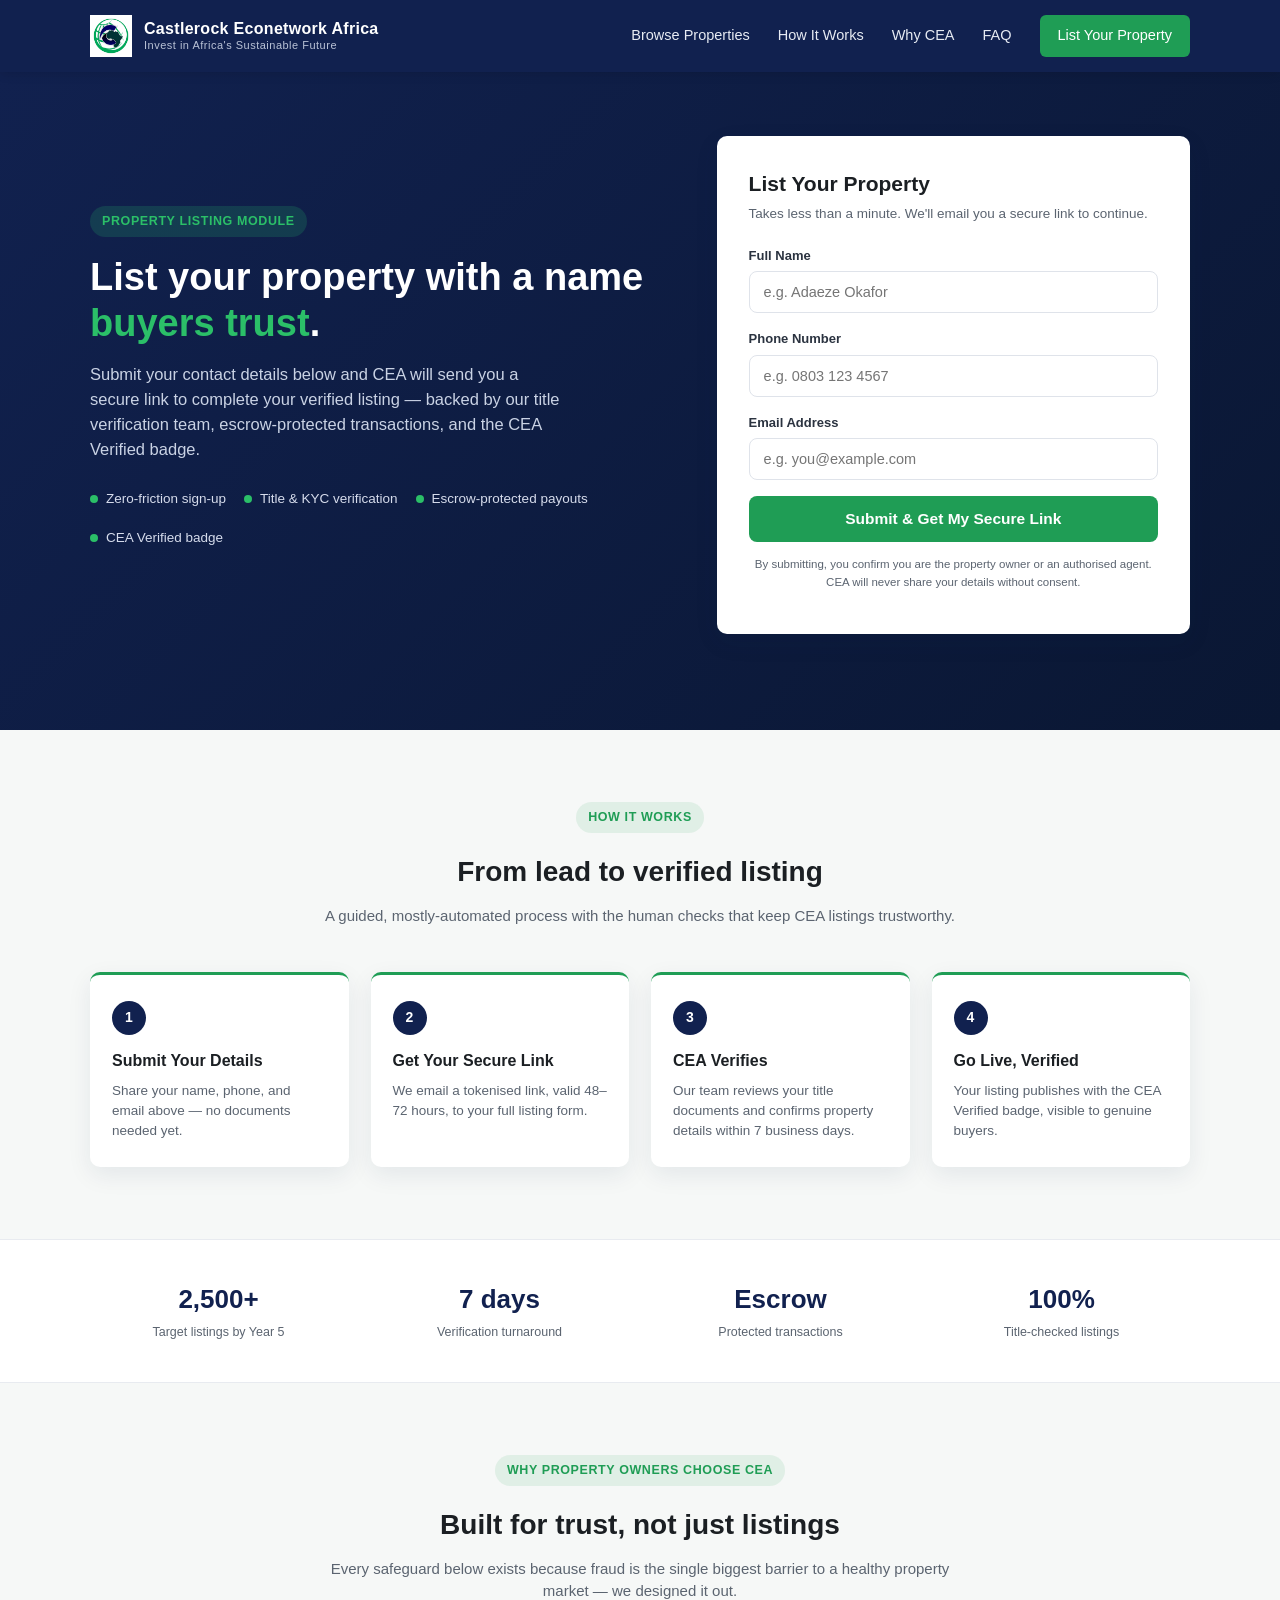
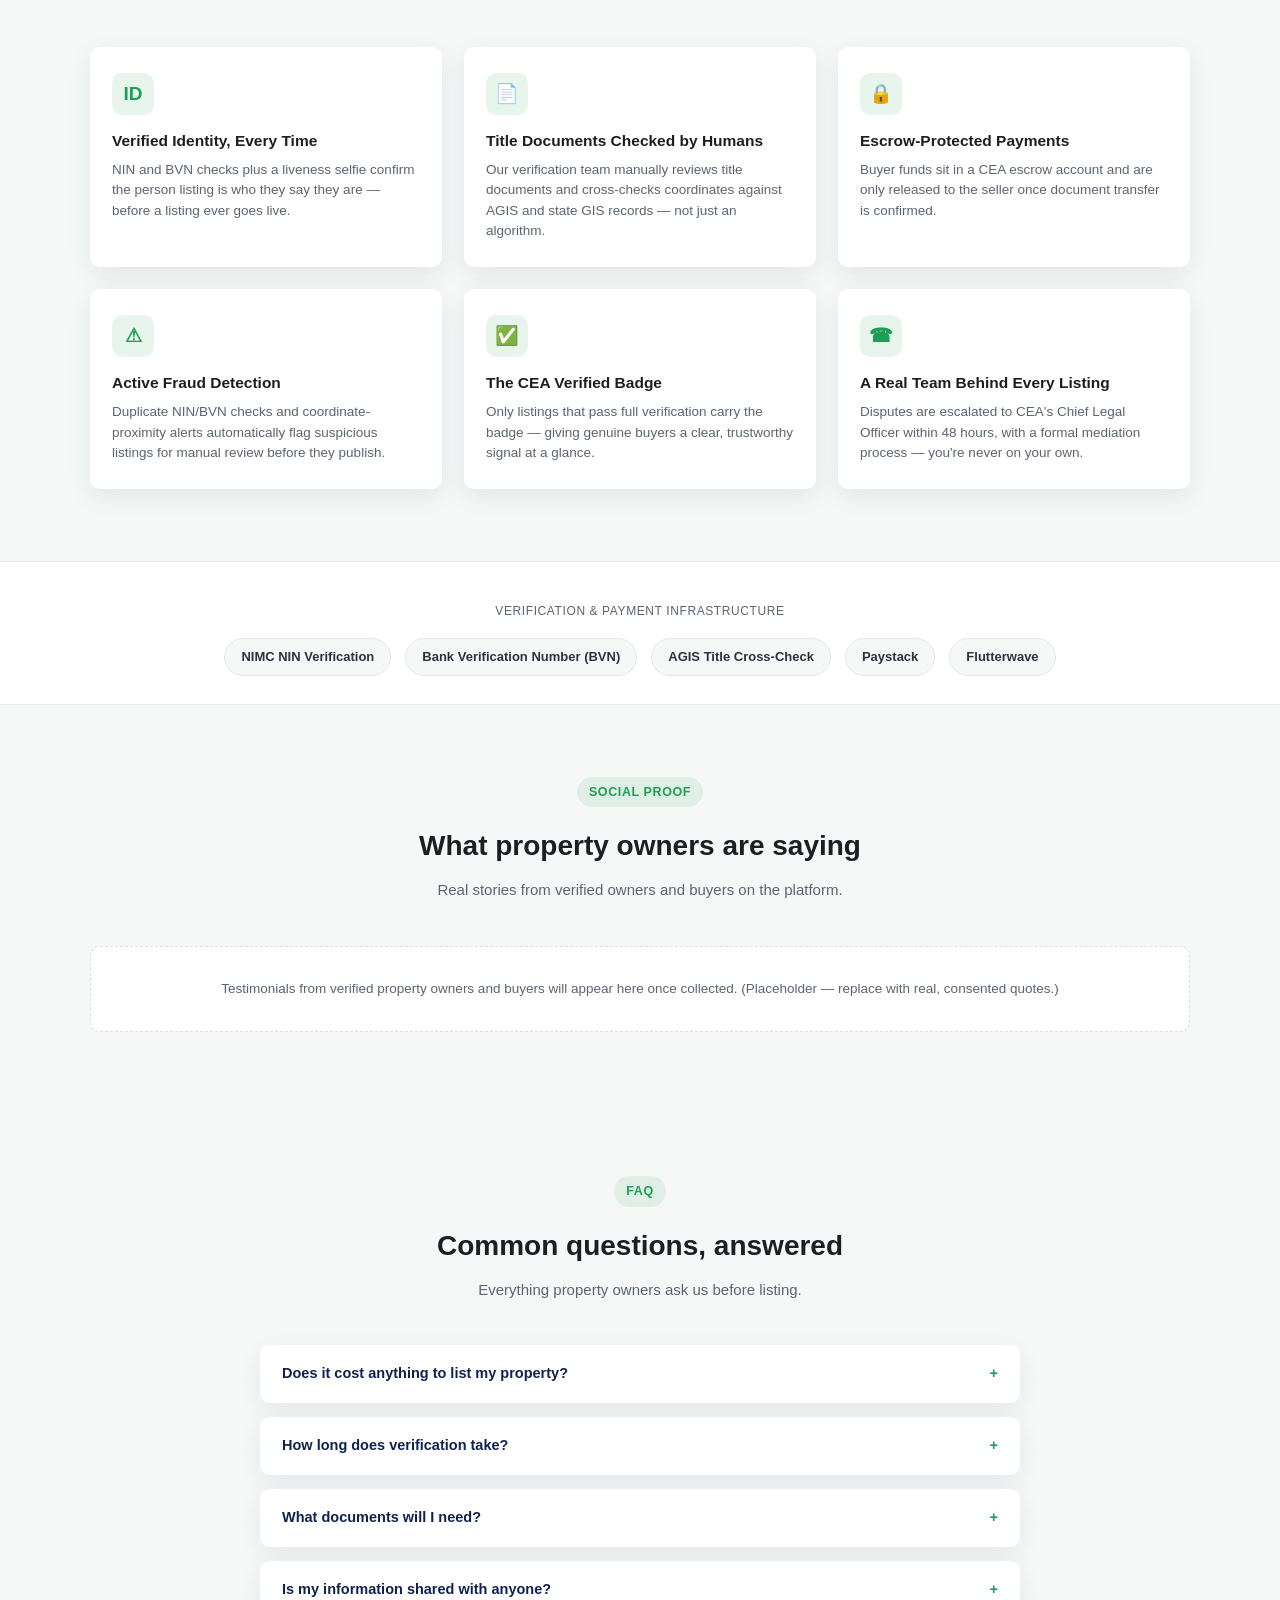
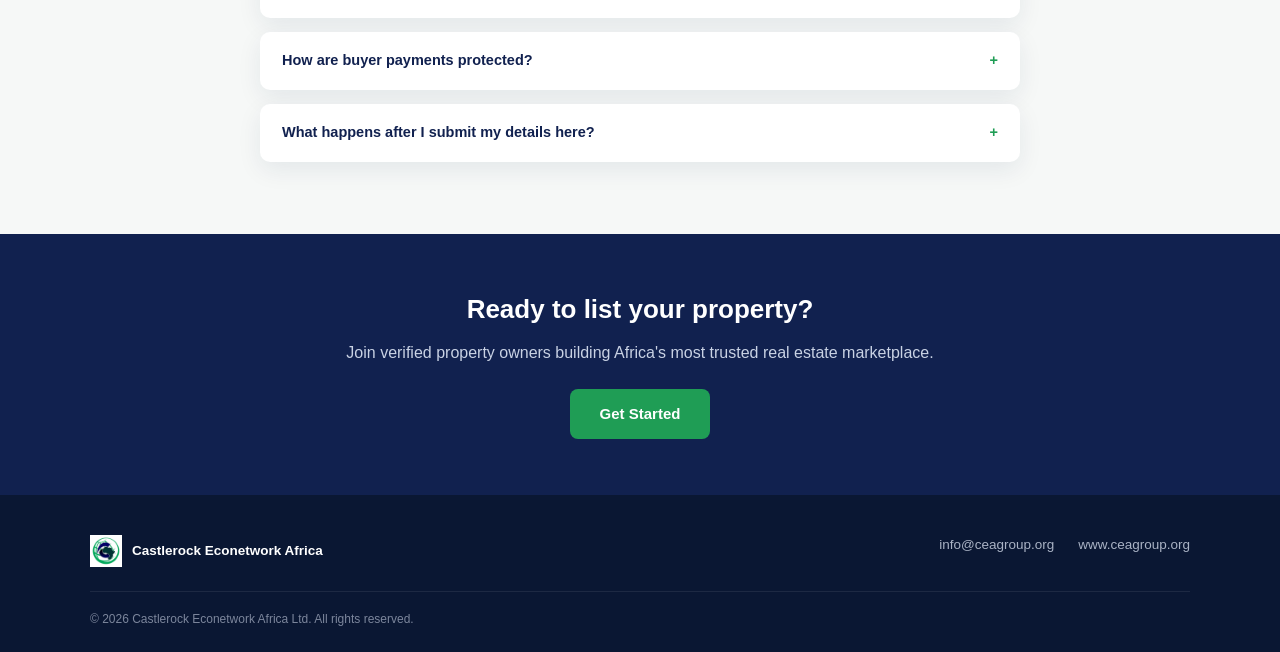
<file: index.html>
<!DOCTYPE html>
<html lang="en">
<head>
<meta charset="UTF-8" />
<meta name="viewport" content="width=device-width, initial-scale=1.0" />
<title>List Your Property in Nigeria | Verified Real Estate Listings - CEA</title>
<meta name="description" content="List your land, residential or commercial property in Nigeria with Castlerock Econetwork Africa. Free, fast, verified property listing — submit your details in seconds and get a secure link to complete your listing." />
<meta name="keywords" content="list property Nigeria, sell land online Nigeria, verified real estate listing Nigeria, property listing platform Nigeria, sell house Nigeria, CEA verified property, Castlerock Econetwork Africa" />
<link rel="canonical" href="https://tubalcainmy.github.io/Mr-alfrad/index.html" />
<meta name="robots" content="index, follow" />

<!-- Open Graph -->
<meta property="og:type" content="website" />
<meta property="og:title" content="List Your Property in Nigeria | Verified Real Estate Listings - CEA" />
<meta property="og:description" content="List your land, residential or commercial property in Nigeria with Castlerock Econetwork Africa. Free, fast, verified property listing." />
<meta property="og:url" content="https://tubalcainmy.github.io/Mr-alfrad/index.html" />
<meta property="og:image" content="https://tubalcainmy.github.io/Mr-alfrad/logo.jpg" />
<meta property="og:site_name" content="Castlerock Econetwork Africa" />

<!-- Twitter Card -->
<meta name="twitter:card" content="summary" />
<meta name="twitter:title" content="List Your Property in Nigeria | Verified Real Estate Listings - CEA" />
<meta name="twitter:description" content="List your land, residential or commercial property in Nigeria with Castlerock Econetwork Africa. Free, fast, verified property listing." />
<meta name="twitter:image" content="https://tubalcainmy.github.io/Mr-alfrad/logo.jpg" />

<link rel="icon" href="logo.svg" type="image/svg+xml" />
<link rel="stylesheet" href="style.css" />

<script type="application/ld+json">
{
  "@context": "https://schema.org",
  "@type": "RealEstateAgent",
  "name": "Castlerock Econetwork Africa",
  "url": "https://tubalcainmy.github.io/Mr-alfrad/index.html",
  "logo": "https://tubalcainmy.github.io/Mr-alfrad/logo.jpg",
  "description": "Castlerock Econetwork Africa helps property owners list and sell verified land, residential and commercial property across Nigeria.",
  "areaServed": "NG",
  "email": "info@ceagroup.org",
  "sameAs": ["https://www.ceagroup.org"]
}
</script>

<!-- Google tag (gtag.js) - replace G-XXXXXXXXXX with your real GA4 Measurement ID -->
<script async src="https://www.googletagmanager.com/gtag/js?id=G-XXXXXXXXXX"></script>
<script>
  window.dataLayer = window.dataLayer || [];
  function gtag(){dataLayer.push(arguments);}
  gtag('js', new Date());
  gtag('config', 'G-XXXXXXXXXX');
</script>

<!-- Meta Pixel Code - replace YOUR_PIXEL_ID with your real Pixel ID -->
<script>
!function(f,b,e,v,n,t,s)
{if(f.fbq)return;n=f.fbq=function(){n.callMethod?
n.callMethod.apply(n,arguments):n.queue.push(arguments)};
if(!f._fbq)f._fbq=n;n.push=n;n.loaded=!0;n.version='2.0';
n.queue=[];t=b.createElement(e);t.async=!0;
t.src=v;s=b.getElementsByTagName(e)[0];
s.parentNode.insertBefore(t,s)}(window, document,'script',
'https://connect.facebook.net/en_US/fbevents.js');
fbq('init', 'YOUR_PIXEL_ID');
fbq('track', 'PageView');
</script>
<noscript><img height="1" width="1" style="display:none"
src="https://www.facebook.com/tr?id=YOUR_PIXEL_ID&ev=PageView&noscript=1"
/></noscript>
<!-- End Meta Pixel Code -->
</head>
<body>

<div id="promoBanner"></div>

<header class="site-header">
  <div class="container">
    <a href="index.html" class="brand">
      <img src="logo.jpg" alt="CEA Logo" />
      <span class="brand-name">
        <strong>Castlerock Econetwork Africa</strong>
        <span>Invest in Africa's Sustainable Future</span>
      </span>
    </a>
    <nav class="site-nav">
      <div class="nav-links" id="navLinks">
        <a href="properties.html">Browse Properties</a>
        <a href="index.html#how-it-works">How It Works</a>
        <a href="index.html#trust">Why CEA</a>
        <a href="index.html#faq">FAQ</a>
        <a href="index.html#lead-form" class="nav-cta">List Your Property</a>
      </div>
      <button type="button" class="nav-toggle" id="navToggle" aria-label="Toggle menu" aria-expanded="false" aria-controls="navLinks">
        <span></span><span></span><span></span>
      </button>
    </nav>
  </div>
</header>

<main>
  <section class="hero">
    <div class="container">
      <div class="hero-copy">
        <span class="eyebrow">Property Listing Module</span>
        <h1>List your property with a name <em>buyers trust</em>.</h1>
        <p class="lead">
          Submit your contact details below and CEA will send you a secure link
          to complete your verified listing — backed by our title verification
          team, escrow-protected transactions, and the CEA Verified badge.
        </p>
        <ul class="trust-points">
          <li><span class="dot"></span> Zero-friction sign-up</li>
          <li><span class="dot"></span> Title &amp; KYC verification</li>
          <li><span class="dot"></span> Escrow-protected payouts</li>
          <li><span class="dot"></span> CEA Verified badge</li>
        </ul>
      </div>

      <div class="lead-card" id="lead-form">
        <h2>List Your Property</h2>
        <p class="sub">Takes less than a minute. We'll email you a secure link to continue.</p>

        <form id="leadForm" novalidate>
          <div class="form-group" id="group-name">
            <label for="fullName">Full Name</label>
            <input type="text" id="fullName" name="fullName" placeholder="e.g. Adaeze Okafor" autocomplete="name" />
            <span class="error-msg">Please enter your full name.</span>
          </div>

          <div class="form-group" id="group-phone">
            <label for="phone">Phone Number</label>
            <input type="tel" id="phone" name="phone" placeholder="e.g. 0803 123 4567" autocomplete="tel" />
            <span class="error-msg">Please enter a valid phone number.</span>
          </div>

          <div class="form-group" id="group-email">
            <label for="email">Email Address</label>
            <input type="email" id="email" name="email" placeholder="e.g. you@example.com" autocomplete="email" />
            <span class="error-msg">Please enter a valid email address.</span>
          </div>

          <button type="submit" class="btn-submit" id="submitBtn">Submit &amp; Get My Secure Link</button>

          <div class="form-status" id="formStatus"></div>

          <p class="form-footnote">
            By submitting, you confirm you are the property owner or an authorised
            agent. CEA will never share your details without consent.
          </p>
        </form>
      </div>
    </div>
  </section>

  <section class="section" id="how-it-works">
    <div class="container">
      <div class="section-head">
        <span class="eyebrow">How It Works</span>
        <h2>From lead to verified listing</h2>
        <p>A guided, mostly-automated process with the human checks that keep CEA listings trustworthy.</p>
      </div>
      <div class="steps">
        <div class="step-card">
          <span class="step-num">1</span>
          <h3>Submit Your Details</h3>
          <p>Share your name, phone, and email above — no documents needed yet.</p>
        </div>
        <div class="step-card">
          <span class="step-num">2</span>
          <h3>Get Your Secure Link</h3>
          <p>We email a tokenised link, valid 48–72 hours, to your full listing form.</p>
        </div>
        <div class="step-card">
          <span class="step-num">3</span>
          <h3>CEA Verifies</h3>
          <p>Our team reviews your title documents and confirms property details within 7 business days.</p>
        </div>
        <div class="step-card">
          <span class="step-num">4</span>
          <h3>Go Live, Verified</h3>
          <p>Your listing publishes with the CEA Verified badge, visible to genuine buyers.</p>
        </div>
      </div>
    </div>
  </section>

  <section class="trust-band" id="trust">
    <div class="container">
      <div class="trust-grid">
        <div>
          <div class="badge">2,500+</div>
          <div class="badge-label">Target listings by Year 5</div>
        </div>
        <div>
          <div class="badge">7 days</div>
          <div class="badge-label">Verification turnaround</div>
        </div>
        <div>
          <div class="badge">Escrow</div>
          <div class="badge-label">Protected transactions</div>
        </div>
        <div>
          <div class="badge">100%</div>
          <div class="badge-label">Title-checked listings</div>
        </div>
      </div>
    </div>
  </section>

  <section class="section" id="why-cea">
    <div class="container">
      <div class="section-head">
        <span class="eyebrow">Why Property Owners Choose CEA</span>
        <h2>Built for trust, not just listings</h2>
        <p>Every safeguard below exists because fraud is the single biggest barrier to a healthy property market — we designed it out.</p>
      </div>
      <div class="security-grid">
        <div class="security-card">
          <div class="icon">ID</div>
          <h3>Verified Identity, Every Time</h3>
          <p>NIN and BVN checks plus a liveness selfie confirm the person listing is who they say they are — before a listing ever goes live.</p>
        </div>
        <div class="security-card">
          <div class="icon">&#128196;</div>
          <h3>Title Documents Checked by Humans</h3>
          <p>Our verification team manually reviews title documents and cross-checks coordinates against AGIS and state GIS records — not just an algorithm.</p>
        </div>
        <div class="security-card">
          <div class="icon">&#128274;</div>
          <h3>Escrow-Protected Payments</h3>
          <p>Buyer funds sit in a CEA escrow account and are only released to the seller once document transfer is confirmed.</p>
        </div>
        <div class="security-card">
          <div class="icon">&#9888;</div>
          <h3>Active Fraud Detection</h3>
          <p>Duplicate NIN/BVN checks and coordinate-proximity alerts automatically flag suspicious listings for manual review before they publish.</p>
        </div>
        <div class="security-card">
          <div class="icon">&#9989;</div>
          <h3>The CEA Verified Badge</h3>
          <p>Only listings that pass full verification carry the badge — giving genuine buyers a clear, trustworthy signal at a glance.</p>
        </div>
        <div class="security-card">
          <div class="icon">&#9742;</div>
          <h3>A Real Team Behind Every Listing</h3>
          <p>Disputes are escalated to CEA's Chief Legal Officer within 48 hours, with a formal mediation process — you're never on your own.</p>
        </div>
      </div>
    </div>
  </section>

  <section class="partner-strip">
    <div class="container">
      <p class="partner-label">Verification &amp; Payment Infrastructure</p>
      <div class="partner-row">
        <span class="partner-chip">NIMC NIN Verification</span>
        <span class="partner-chip">Bank Verification Number (BVN)</span>
        <span class="partner-chip">AGIS Title Cross-Check</span>
        <span class="partner-chip">Paystack</span>
        <span class="partner-chip">Flutterwave</span>
      </div>
    </div>
  </section>

  <section class="section" id="testimonials">
    <div class="container">
      <div class="section-head">
        <span class="eyebrow">Social Proof</span>
        <h2>What property owners are saying</h2>
        <p>Real stories from verified owners and buyers on the platform.</p>
      </div>
      <div class="testimonial-grid">
        <!--
          Add real, verified testimonials here as they become available.
          Each entry should be a genuine quote with the owner's consent
          to publish their name. Do not use fabricated quotes.
        -->
        <div class="testimonial-placeholder">
          Testimonials from verified property owners and buyers will appear here
          once collected. (Placeholder — replace with real, consented quotes.)
        </div>
      </div>
    </div>
  </section>

  <section class="section" id="faq">
    <div class="container">
      <div class="section-head">
        <span class="eyebrow">FAQ</span>
        <h2>Common questions, answered</h2>
        <p>Everything property owners ask us before listing.</p>
      </div>
      <div class="faq-list">
        <details class="faq-item">
          <summary>Does it cost anything to list my property?</summary>
          <p>Standard listing fees apply once your property is verified and live. Watch for limited-time promotions where listing is free.</p>
        </details>
        <details class="faq-item">
          <summary>How long does verification take?</summary>
          <p>Our team reviews title documents and confirms property details within 7 business days of receiving your full listing.</p>
        </details>
        <details class="faq-item">
          <summary>What documents will I need?</summary>
          <p>You'll need your title documents and a valid NIN or BVN for identity verification. We'll guide you through exactly what's required once you receive your secure link.</p>
        </details>
        <details class="faq-item">
          <summary>Is my information shared with anyone?</summary>
          <p>No. CEA will never share your details without your consent. Your information is used only to verify and list your property.</p>
        </details>
        <details class="faq-item">
          <summary>How are buyer payments protected?</summary>
          <p>Buyer funds are held in a CEA escrow account and only released to you once document transfer is confirmed.</p>
        </details>
        <details class="faq-item">
          <summary>What happens after I submit my details here?</summary>
          <p>You'll receive a secure, tokenised link by email (valid 48–72 hours) to complete your full property listing and verification.</p>
        </details>
      </div>
    </div>
  </section>

  <section class="cta-band">
    <div class="container">
      <h2>Ready to list your property?</h2>
      <p>Join verified property owners building Africa's most trusted real estate marketplace.</p>
      <a href="index.html#lead-form" class="btn-light">Get Started</a>
    </div>
  </section>
</main>

<footer class="site-footer">
  <div class="container">
    <div class="footer-top">
      <div class="footer-brand">
        <img src="logo.jpg" alt="CEA Logo" />
        <strong>Castlerock Econetwork Africa</strong>
      </div>
      <div class="footer-links">
        <a href="mailto:info@ceagroup.org">info@ceagroup.org</a>
        <a href="https://www.ceagroup.org">www.ceagroup.org</a>
      </div>
    </div>
    <div class="footer-bottom">
      &copy; 2026 Castlerock Econetwork Africa Ltd. All rights reserved.
    </div>
  </div>
</footer>

<script src="promoconfig.js"></script>
<script src="promobanner.js"></script>
<script src="mobilenav.js"></script>
<script src="leadform.js"></script>
</body>
</html>
</file>
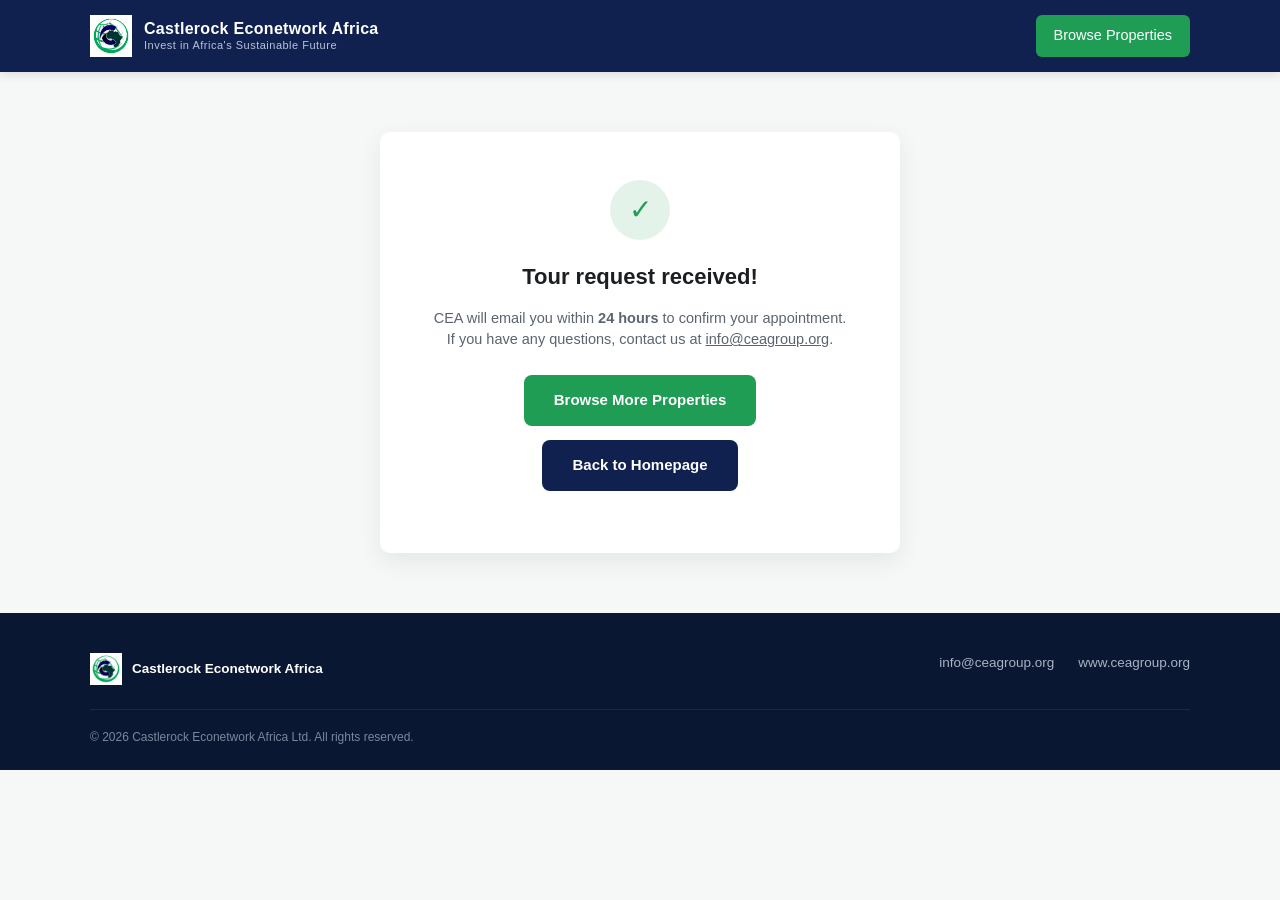
<file: bookingconfirmed.html>
<!DOCTYPE html>
<html lang="en">
<head>
<meta charset="UTF-8" />
<meta name="viewport" content="width=device-width, initial-scale=1.0" />
<title>Tour Request Received | Castlerock Econetwork Africa (CEA)</title>
<meta name="robots" content="noindex, nofollow" />
<link rel="icon" href="logo.svg" type="image/svg+xml" />
<link rel="stylesheet" href="style.css" />
</head>
<body>

<div id="promoBanner"></div>

<header class="site-header">
  <div class="container">
    <a href="index.html" class="brand">
      <img src="logo.jpg" alt="CEA Logo" />
      <span class="brand-name">
        <strong>Castlerock Econetwork Africa</strong>
        <span>Invest in Africa's Sustainable Future</span>
      </span>
    </a>
    <nav class="site-nav">
      <a href="properties.html" class="nav-cta">Browse Properties</a>
    </nav>
  </div>
</header>

<main>
  <div class="confirm-wrap">
    <div class="confirm-card">
      <div class="confirm-icon">&#10003;</div>
      <h1>Tour request received!</h1>
      <p>
        CEA will email you within <strong>24 hours</strong> to confirm your appointment.
        If you have any questions, contact us at
        <a href="mailto:info@ceagroup.org">info@ceagroup.org</a>.
      </p>
      <p style="margin-top:24px;">
        <a href="properties.html" class="btn-light">Browse More Properties</a>
      </p>
      <p style="margin-top:12px;">
        <a href="index.html" class="btn-light" style="background:var(--cea-navy);">Back to Homepage</a>
      </p>
    </div>
  </div>
</main>

<footer class="site-footer">
  <div class="container">
    <div class="footer-top">
      <div class="footer-brand">
        <img src="logo.jpg" alt="CEA Logo" />
        <strong>Castlerock Econetwork Africa</strong>
      </div>
      <div class="footer-links">
        <a href="mailto:info@ceagroup.org">info@ceagroup.org</a>
        <a href="https://www.ceagroup.org">www.ceagroup.org</a>
      </div>
    </div>
    <div class="footer-bottom">
      &copy; 2026 Castlerock Econetwork Africa Ltd. All rights reserved.
    </div>
  </div>
</footer>

<script src="promoconfig.js"></script>
<script src="promobanner.js"></script>
<script src="mobilenav.js"></script>
</body>
</html>
</file>
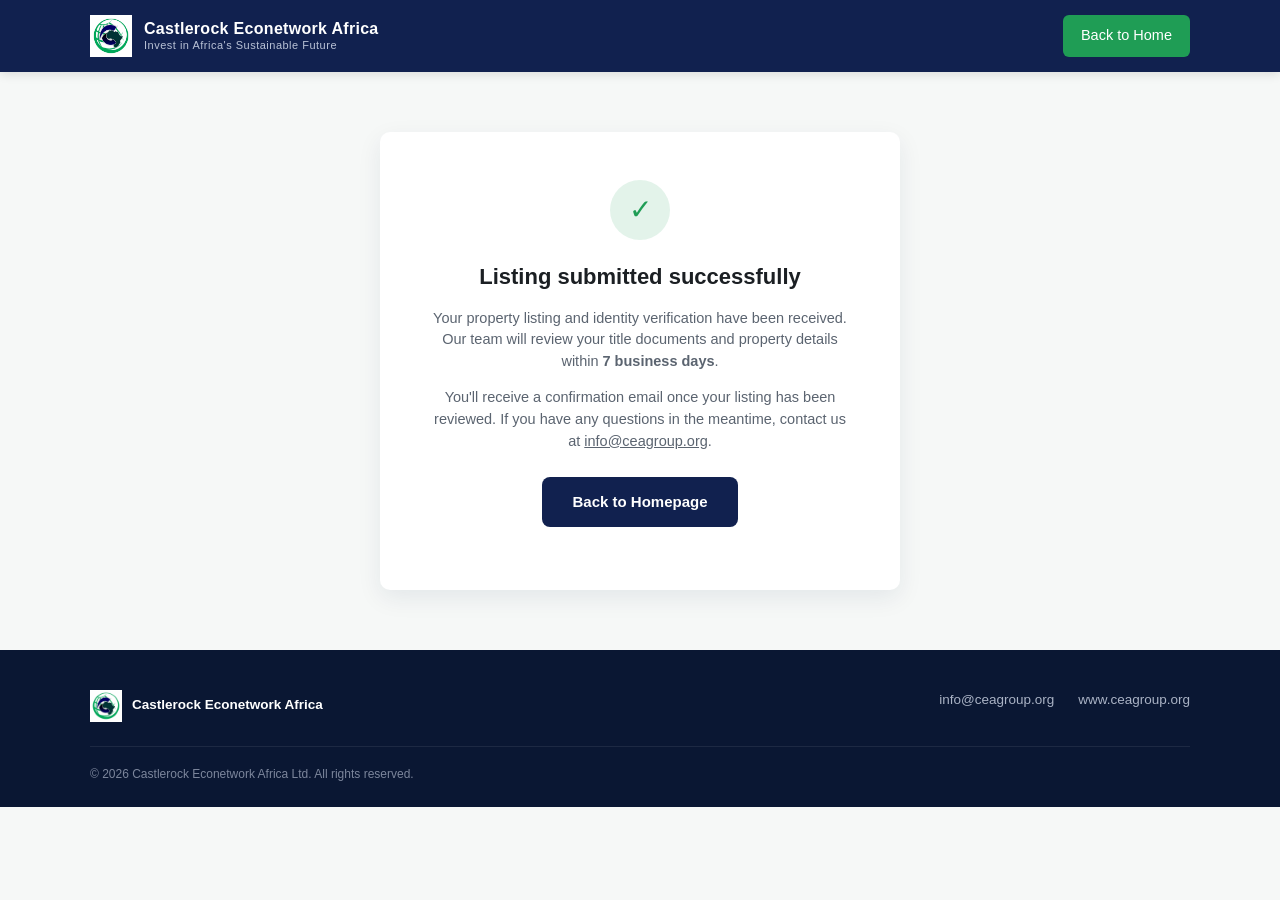
<file: listing-thankyou.html>
<!DOCTYPE html>
<html lang="en">
<head>
<meta charset="UTF-8" />
<meta name="viewport" content="width=device-width, initial-scale=1.0" />
<title>Listing Submitted | Castlerock Econetwork Africa (CEA)</title>
<meta name="robots" content="noindex, nofollow" />
<link rel="icon" href="logo.svg" type="image/svg+xml" />
<link rel="stylesheet" href="style.css" />
</head>
<body>

<div id="promoBanner"></div>

<header class="site-header">
  <div class="container">
    <a href="index.html" class="brand">
      <img src="logo.jpg" alt="CEA Logo" />
      <span class="brand-name">
        <strong>Castlerock Econetwork Africa</strong>
        <span>Invest in Africa's Sustainable Future</span>
      </span>
    </a>
    <nav class="site-nav">
      <a href="index.html" class="nav-cta">Back to Home</a>
    </nav>
  </div>
</header>

<main>
  <div class="confirm-wrap">
    <div class="confirm-card">
      <div class="confirm-icon">&#10003;</div>
      <h1>Listing submitted successfully</h1>
      <p>
        Your property listing and identity verification have been received.
        Our team will review your title documents and property details within
        <strong>7 business days</strong>.
      </p>
      <p>
        You'll receive a confirmation email once your listing has been reviewed.
        If you have any questions in the meantime, contact us at
        <a href="mailto:info@ceagroup.org">info@ceagroup.org</a>.
      </p>
      <p style="margin-top:24px;">
        <a href="index.html" class="btn-light" style="background:var(--cea-navy);">Back to Homepage</a>
      </p>
    </div>
  </div>
</main>

<footer class="site-footer">
  <div class="container">
    <div class="footer-top">
      <div class="footer-brand">
        <img src="logo.jpg" alt="CEA Logo" />
        <strong>Castlerock Econetwork Africa</strong>
      </div>
      <div class="footer-links">
        <a href="mailto:info@ceagroup.org">info@ceagroup.org</a>
        <a href="https://www.ceagroup.org">www.ceagroup.org</a>
      </div>
    </div>
    <div class="footer-bottom">
      &copy; 2026 Castlerock Econetwork Africa Ltd. All rights reserved.
    </div>
  </div>
</footer>

<script src="promoconfig.js"></script>
<script src="promobanner.js"></script>
</body>
</html>
</file>
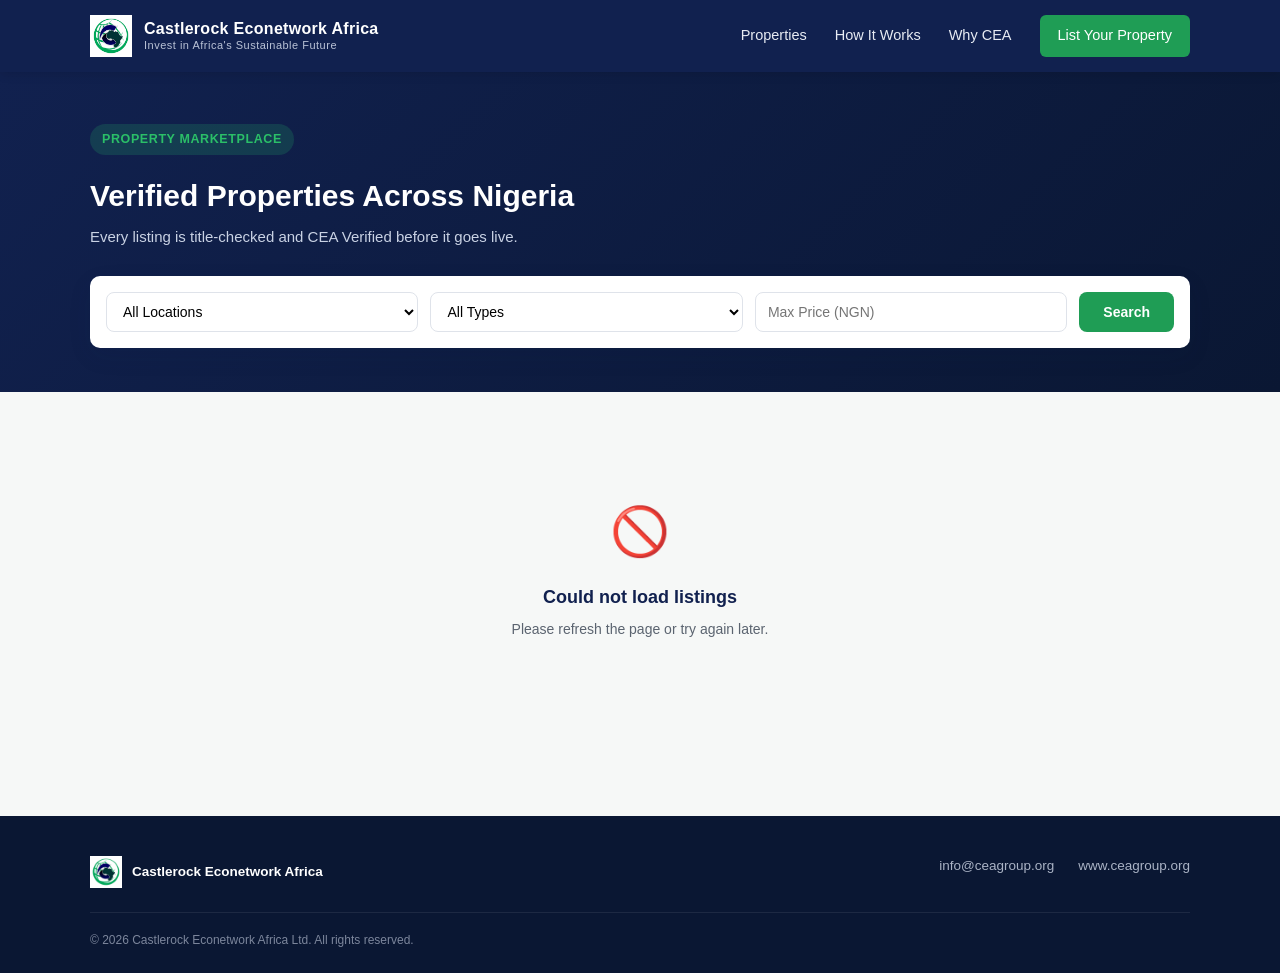
<file: properties.html>
<!DOCTYPE html>
<html lang="en">
<head>
<meta charset="UTF-8" />
<meta name="viewport" content="width=device-width, initial-scale=1.0" />
<title>Verified Properties Across Nigeria | Castlerock Econetwork Africa (CEA)</title>
<meta name="description" content="Browse CEA Verified land, residential, and commercial properties across Nigeria. Every listing is title-checked before going live." />
<meta name="keywords" content="buy property Nigeria, verified property listings Nigeria, land for sale Nigeria, houses for sale Nigeria, CEA verified properties, real estate Nigeria" />
<link rel="canonical" href="https://tubalcainmy.github.io/Mr-alfrad/properties.html" />
<meta name="robots" content="index, follow" />

<!-- Open Graph -->
<meta property="og:type" content="website" />
<meta property="og:title" content="Verified Properties Across Nigeria | CEA" />
<meta property="og:description" content="Browse CEA Verified land, residential, and commercial properties across Nigeria." />
<meta property="og:url" content="https://tubalcainmy.github.io/Mr-alfrad/properties.html" />
<meta property="og:image" content="https://tubalcainmy.github.io/Mr-alfrad/logo.jpg" />
<meta property="og:site_name" content="Castlerock Econetwork Africa" />

<!-- Twitter Card -->
<meta name="twitter:card" content="summary" />
<meta name="twitter:title" content="Verified Properties Across Nigeria | CEA" />
<meta name="twitter:description" content="Browse CEA Verified land, residential, and commercial properties across Nigeria." />
<meta name="twitter:image" content="https://tubalcainmy.github.io/Mr-alfrad/logo.jpg" />

<link rel="icon" href="logo.svg" type="image/svg+xml" />
<link rel="stylesheet" href="style.css" />

<script type="application/ld+json">
{
  "@context": "https://schema.org",
  "@type": "RealEstateAgent",
  "name": "Castlerock Econetwork Africa",
  "url": "https://tubalcainmy.github.io/Mr-alfrad/properties.html",
  "logo": "https://tubalcainmy.github.io/Mr-alfrad/logo.jpg",
  "description": "Browse CEA Verified land, residential, and commercial properties across Nigeria. Every listing is title-checked before going live.",
  "areaServed": "NG",
  "email": "info@ceagroup.org",
  "sameAs": ["https://www.ceagroup.org"]
}
</script>

<!-- Google tag (gtag.js) - replace G-XXXXXXXXXX with your real GA4 Measurement ID -->
<script async src="https://www.googletagmanager.com/gtag/js?id=G-XXXXXXXXXX"></script>
<script>
  window.dataLayer = window.dataLayer || [];
  function gtag(){dataLayer.push(arguments);}
  gtag('js', new Date());
  gtag('config', 'G-XXXXXXXXXX');
</script>

<!-- Meta Pixel Code - replace YOUR_PIXEL_ID with your real Pixel ID -->
<script>
!function(f,b,e,v,n,t,s)
{if(f.fbq)return;n=f.fbq=function(){n.callMethod?
n.callMethod.apply(n,arguments):n.queue.push(arguments)};
if(!f._fbq)f._fbq=n;n.push=n;n.loaded=!0;n.version='2.0';
n.queue=[];t=b.createElement(e);t.async=!0;
t.src=v;s=b.getElementsByTagName(e)[0];
s.parentNode.insertBefore(t,s)}(window, document,'script',
'https://connect.facebook.net/en_US/fbevents.js');
fbq('init', 'YOUR_PIXEL_ID');
fbq('track', 'PageView');
</script>
<noscript><img height="1" width="1" style="display:none"
src="https://www.facebook.com/tr?id=YOUR_PIXEL_ID&ev=PageView&noscript=1"
/></noscript>
<!-- End Meta Pixel Code -->
</head>
<body>

<div id="promoBanner"></div>

<header class="site-header">
  <div class="container">
    <a href="index.html" class="brand">
      <img src="logo.jpg" alt="CEA Logo" />
      <span class="brand-name">
        <strong>Castlerock Econetwork Africa</strong>
        <span>Invest in Africa's Sustainable Future</span>
      </span>
    </a>
    <nav class="site-nav">
      <div class="nav-links" id="navLinks">
        <a href="properties.html" aria-current="page">Properties</a>
        <a href="index.html#how-it-works">How It Works</a>
        <a href="index.html#trust">Why CEA</a>
        <a href="index.html#lead-form" class="nav-cta">List Your Property</a>
      </div>
      <button type="button" class="nav-toggle" id="navToggle" aria-label="Toggle menu" aria-expanded="false" aria-controls="navLinks">
        <span></span><span></span><span></span>
      </button>
    </nav>
  </div>
</header>

<main>
  <section class="hero-search">
    <div class="container">
      <span class="eyebrow">Property Marketplace</span>
      <h1>Verified Properties Across Nigeria</h1>
      <p>Every listing is title-checked and CEA Verified before it goes live.</p>
      <div class="search-bar">
        <select id="filterLocation" aria-label="Filter by location">
          <option value="">All Locations</option>
          <option value="Lagos">Lagos</option>
          <option value="Abuja">Abuja</option>
          <option value="Port Harcourt">Port Harcourt</option>
          <option value="Ibadan">Ibadan</option>
          <option value="Kano">Kano</option>
          <option value="Other">Other</option>
        </select>
        <select id="filterType" aria-label="Filter by property type">
          <option value="">All Types</option>
          <option value="land">Land</option>
          <option value="residential">Residential</option>
          <option value="commercial">Commercial</option>
        </select>
        <input type="number" id="filterPrice" placeholder="Max Price (NGN)" aria-label="Maximum price in Naira" min="0" />
        <button type="button" class="btn-search" id="searchBtn">Search</button>
      </div>
    </div>
  </section>

  <section class="section" style="padding-top:40px;">
    <div class="container">
      <div class="property-grid" id="propertyGrid" aria-live="polite" aria-label="Property listings"></div>
      <div class="pagination" id="propertyPagination" role="navigation" aria-label="Pagination"></div>
    </div>
  </section>
</main>

<footer class="site-footer">
  <div class="container">
    <div class="footer-top">
      <div class="footer-brand">
        <img src="logo.jpg" alt="CEA Logo" />
        <strong>Castlerock Econetwork Africa</strong>
      </div>
      <div class="footer-links">
        <a href="mailto:info@ceagroup.org">info@ceagroup.org</a>
        <a href="https://www.ceagroup.org">www.ceagroup.org</a>
      </div>
    </div>
    <div class="footer-bottom">
      &copy; 2026 Castlerock Econetwork Africa Ltd. All rights reserved.
    </div>
  </div>
</footer>

<script src="promoconfig.js"></script>
<script src="promobanner.js"></script>
<script src="mobilenav.js"></script>
<script src="assets/js/booking-modal.js"></script>
<script src="assets/js/properties.js"></script>
</body>
</html>
</file>
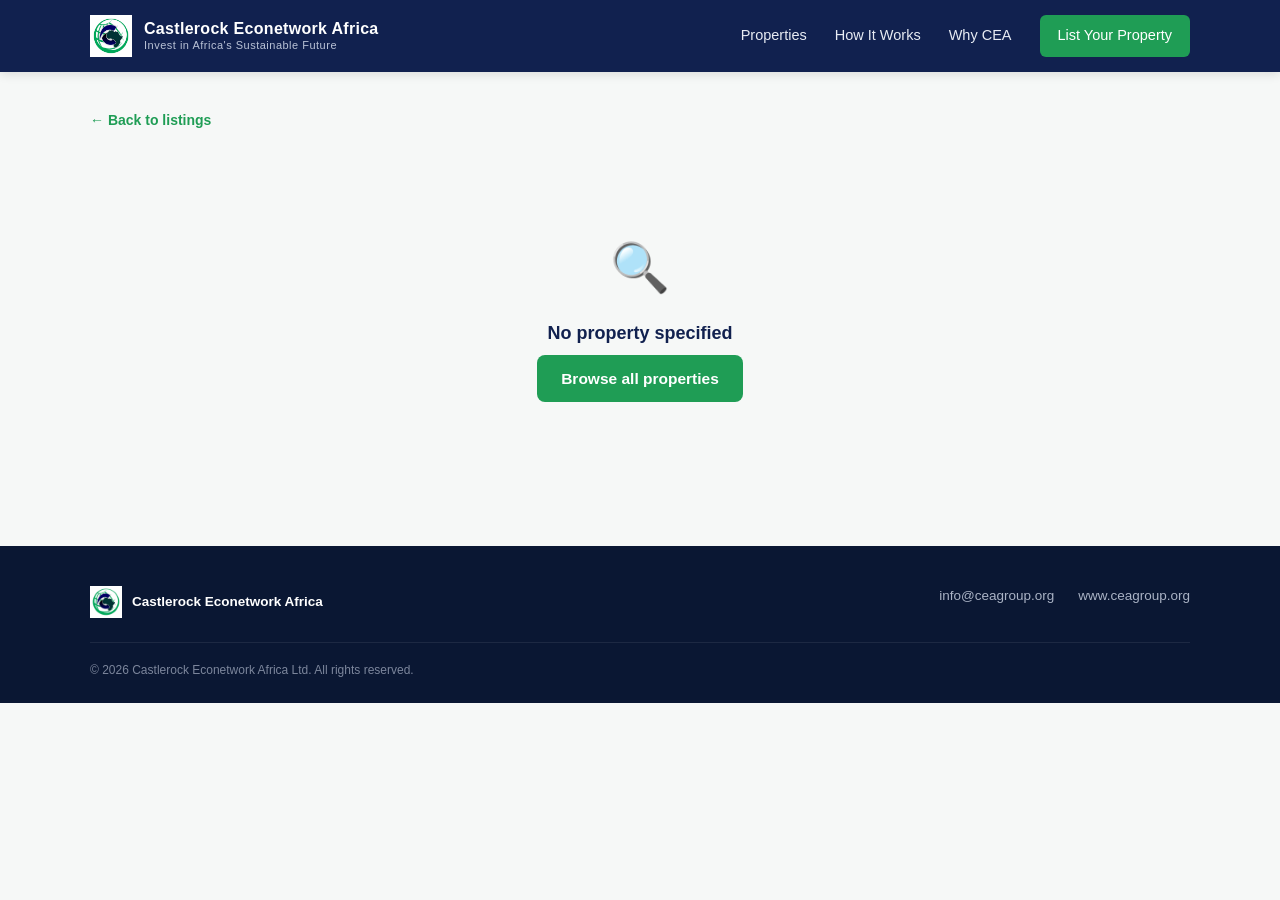
<file: property.html>
<!DOCTYPE html>
<html lang="en">
<head>
<meta charset="UTF-8" />
<meta name="viewport" content="width=device-width, initial-scale=1.0" />
<title>Property Detail | Castlerock Econetwork Africa (CEA)</title>
<meta name="description" content="View details, photos, and book a tour for this CEA Verified property in Nigeria." />
<meta name="keywords" content="buy property Nigeria, verified property Nigeria, CEA verified, real estate Nigeria, book property tour" />
<link rel="canonical" href="https://tubalcainmy.github.io/Mr-alfrad/property.html" />
<meta name="robots" content="index, follow" />

<!-- Open Graph (updated dynamically by property-detail.js once listing loads) -->
<meta property="og:type" content="website" />
<meta property="og:title" content="CEA Verified Property | Castlerock Econetwork Africa" />
<meta property="og:description" content="View details, photos, and book a tour for this CEA Verified property in Nigeria." />
<meta property="og:url" content="https://tubalcainmy.github.io/Mr-alfrad/property.html" />
<meta property="og:image" content="https://tubalcainmy.github.io/Mr-alfrad/logo.jpg" />
<meta property="og:site_name" content="Castlerock Econetwork Africa" />

<!-- Twitter Card -->
<meta name="twitter:card" content="summary_large_image" />
<meta name="twitter:title" content="CEA Verified Property | Castlerock Econetwork Africa" />
<meta name="twitter:description" content="View details, photos, and book a tour for this CEA Verified property in Nigeria." />
<meta name="twitter:image" content="https://tubalcainmy.github.io/Mr-alfrad/logo.jpg" />

<link rel="icon" href="logo.svg" type="image/svg+xml" />
<link rel="stylesheet" href="style.css" />

<!-- Google tag (gtag.js) - replace G-XXXXXXXXXX with your real GA4 Measurement ID -->
<script async src="https://www.googletagmanager.com/gtag/js?id=G-XXXXXXXXXX"></script>
<script>
  window.dataLayer = window.dataLayer || [];
  function gtag(){dataLayer.push(arguments);}
  gtag('js', new Date());
  gtag('config', 'G-XXXXXXXXXX');
</script>

<!-- Meta Pixel Code - replace YOUR_PIXEL_ID with your real Pixel ID -->
<script>
!function(f,b,e,v,n,t,s)
{if(f.fbq)return;n=f.fbq=function(){n.callMethod?
n.callMethod.apply(n,arguments):n.queue.push(arguments)};
if(!f._fbq)f._fbq=n;n.push=n;n.loaded=!0;n.version='2.0';
n.queue=[];t=b.createElement(e);t.async=!0;
t.src=v;s=b.getElementsByTagName(e)[0];
s.parentNode.insertBefore(t,s)}(window, document,'script',
'https://connect.facebook.net/en_US/fbevents.js');
fbq('init', 'YOUR_PIXEL_ID');
fbq('track', 'PageView');
</script>
<noscript><img height="1" width="1" style="display:none"
src="https://www.facebook.com/tr?id=YOUR_PIXEL_ID&ev=PageView&noscript=1"
/></noscript>
<!-- End Meta Pixel Code -->
</head>
<body>

<div id="promoBanner"></div>

<header class="site-header">
  <div class="container">
    <a href="index.html" class="brand">
      <img src="logo.jpg" alt="CEA Logo" />
      <span class="brand-name">
        <strong>Castlerock Econetwork Africa</strong>
        <span>Invest in Africa's Sustainable Future</span>
      </span>
    </a>
    <nav class="site-nav">
      <div class="nav-links" id="navLinks">
        <a href="properties.html">Properties</a>
        <a href="index.html#how-it-works">How It Works</a>
        <a href="index.html#trust">Why CEA</a>
        <a href="index.html#lead-form" class="nav-cta">List Your Property</a>
      </div>
      <button type="button" class="nav-toggle" id="navToggle" aria-label="Toggle menu" aria-expanded="false" aria-controls="navLinks">
        <span></span><span></span><span></span>
      </button>
    </nav>
  </div>
</header>

<main>
  <div class="container" style="padding-top:36px;padding-bottom:64px;">
    <p style="margin:0 0 20px;"><a href="properties.html" style="color:var(--cea-green);text-decoration:none;font-size:14px;font-weight:600;">&larr; Back to listings</a></p>
    <div id="detailContent">
      <div class="property-detail-grid">
        <div class="detail-gallery">
          <div class="gallery-main skeleton skeleton-photo"></div>
          <div class="gallery-thumbs" style="margin-top:10px;">
            <div class="skeleton skeleton-line" style="width:72px;height:54px;border-radius:6px;"></div>
            <div class="skeleton skeleton-line" style="width:72px;height:54px;border-radius:6px;"></div>
            <div class="skeleton skeleton-line" style="width:72px;height:54px;border-radius:6px;"></div>
          </div>
        </div>
        <div class="detail-sticky">
          <div class="detail-card">
            <div class="skeleton skeleton-line short" style="height:22px;margin-bottom:10px;"></div>
            <div class="skeleton skeleton-line" style="height:36px;margin-bottom:12px;"></div>
            <div class="skeleton skeleton-line short" style="height:18px;margin-bottom:8px;"></div>
            <div class="skeleton skeleton-line" style="height:80px;margin-bottom:16px;"></div>
            <div class="skeleton skeleton-line tall" style="margin-top:0;"></div>
          </div>
        </div>
      </div>
    </div>
  </div>
</main>

<footer class="site-footer">
  <div class="container">
    <div class="footer-top">
      <div class="footer-brand">
        <img src="logo.jpg" alt="CEA Logo" />
        <strong>Castlerock Econetwork Africa</strong>
      </div>
      <div class="footer-links">
        <a href="mailto:info@ceagroup.org">info@ceagroup.org</a>
        <a href="https://www.ceagroup.org">www.ceagroup.org</a>
      </div>
    </div>
    <div class="footer-bottom">
      &copy; 2026 Castlerock Econetwork Africa Ltd. All rights reserved.
    </div>
  </div>
</footer>

<script src="promoconfig.js"></script>
<script src="promobanner.js"></script>
<script src="mobilenav.js"></script>
<script src="assets/js/booking-modal.js"></script>
<script src="assets/js/property-detail.js"></script>
</body>
</html>
</file>
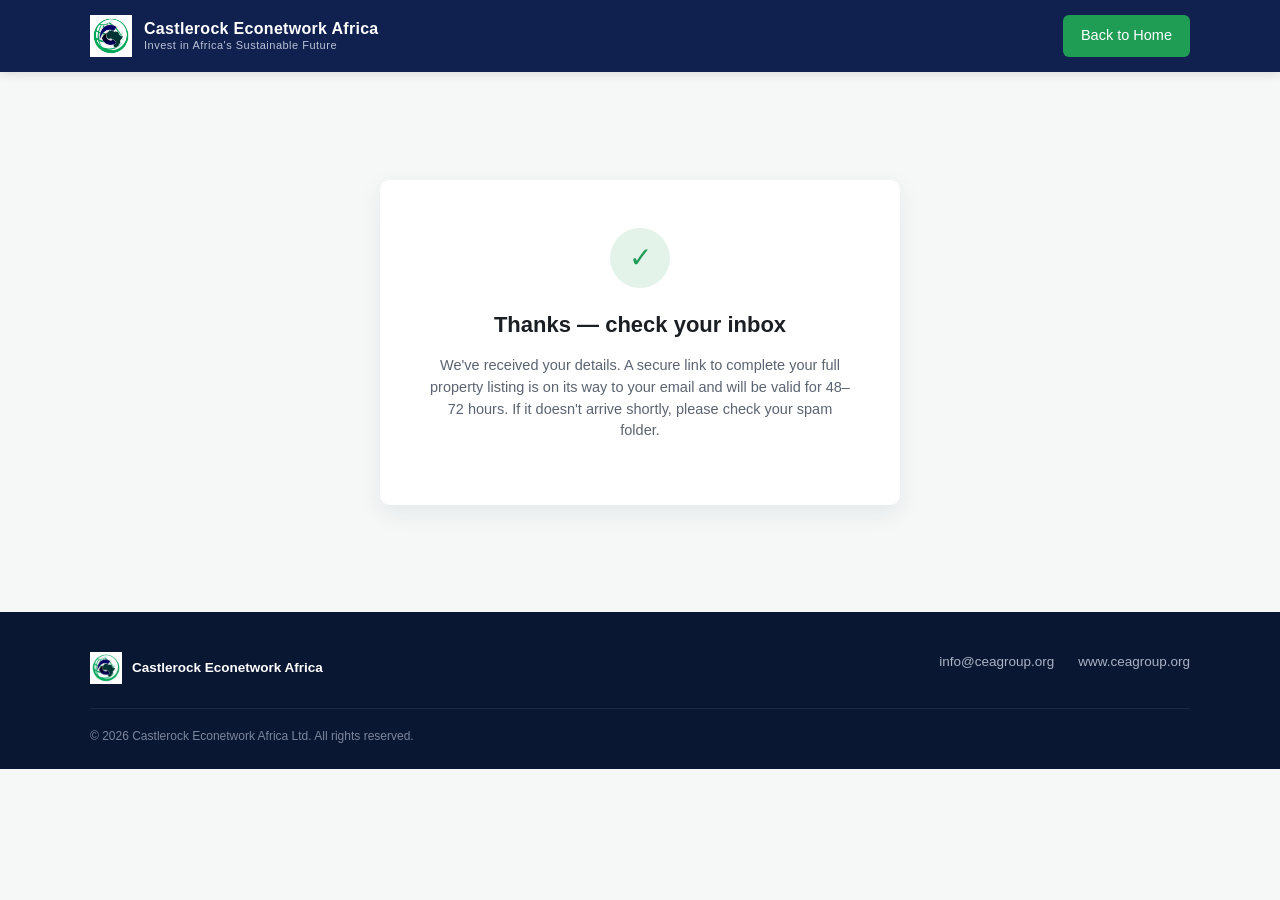
<file: thankyou.html>
<!DOCTYPE html>
<html lang="en">
<head>
<meta charset="UTF-8" />
<meta name="viewport" content="width=device-width, initial-scale=1.0" />
<title>Thank You | Castlerock Econetwork Africa (CEA)</title>
<link rel="icon" href="logo.svg" type="image/svg+xml" />
<link rel="stylesheet" href="style.css" />
</head>
<body>

<div id="promoBanner"></div>

<header class="site-header">
  <div class="container">
    <a href="index.html" class="brand">
      <img src="logo.jpg" alt="CEA Logo" />
      <span class="brand-name">
        <strong>Castlerock Econetwork Africa</strong>
        <span>Invest in Africa's Sustainable Future</span>
      </span>
    </a>
    <nav class="site-nav">
      <a href="index.html" class="nav-cta">Back to Home</a>
    </nav>
  </div>
</header>

<main>
  <div class="confirm-wrap">
    <div class="confirm-card">
      <div class="confirm-icon">&#10003;</div>
      <h1>Thanks — check your inbox</h1>
      <p>
        We've received your details. A secure link to complete your full
        property listing is on its way to your email and will be valid for
        48–72 hours. If it doesn't arrive shortly, please check your spam folder.
      </p>
    </div>
  </div>
</main>

<footer class="site-footer">
  <div class="container">
    <div class="footer-top">
      <div class="footer-brand">
        <img src="logo.jpg" alt="CEA Logo" />
        <strong>Castlerock Econetwork Africa</strong>
      </div>
      <div class="footer-links">
        <a href="mailto:info@ceagroup.org">info@ceagroup.org</a>
        <a href="https://www.ceagroup.org">www.ceagroup.org</a>
      </div>
    </div>
    <div class="footer-bottom">
      &copy; 2026 Castlerock Econetwork Africa Ltd. All rights reserved.
    </div>
  </div>
</footer>

<script src="promoconfig.js"></script>
<script src="promobanner.js"></script>
</body>
</html>
</file>
<file: style.css>
:root {
  --cea-navy: #11214f;
  --cea-navy-dark: #0a1733;
  --cea-green: #1f9d55;
  --cea-green-light: #2bbf68;
  --cea-bg: #f6f8f7;
  --cea-text: #1b1f23;
  --cea-muted: #5b6470;
  --radius: 10px;
  --shadow: 0 8px 24px rgba(17, 33, 79, 0.08);
}

* {
  box-sizing: border-box;
}

html {
  scroll-behavior: smooth;
}

body {
  margin: 0;
  font-family: "Segoe UI", Roboto, -apple-system, BlinkMacSystemFont, sans-serif;
  background: var(--cea-bg);
  color: var(--cea-text);
  line-height: 1.5;
}

a {
  color: inherit;
}

img {
  max-width: 100%;
  display: block;
}

.container {
  width: 100%;
  max-width: 1140px;
  margin: 0 auto;
  padding: 0 20px;
}

/* Promo / discount banner */
.promo-bar {
  background: linear-gradient(90deg, #e0852b, #d6651f);
  color: #fff;
  position: sticky;
  top: 0;
  z-index: 60;
}

.promo-bar-inner {
  display: flex;
  align-items: center;
  justify-content: center;
  gap: 18px;
  flex-wrap: wrap;
  padding: 10px 20px;
  text-align: center;
}

.promo-text {
  display: flex;
  flex-direction: column;
  line-height: 1.3;
}

.promo-headline {
  font-size: 14px;
  letter-spacing: 0.2px;
}

.promo-subtext {
  font-size: 12px;
  color: rgba(255, 255, 255, 0.9);
}

.promo-countdown {
  font-size: 13px;
  font-weight: 700;
  background: rgba(0, 0, 0, 0.18);
  padding: 6px 12px;
  border-radius: 999px;
  white-space: nowrap;
}

.promo-cta {
  background: #fff;
  color: #d6651f;
  text-decoration: none;
  font-weight: 700;
  font-size: 13px;
  padding: 8px 16px;
  border-radius: 6px;
  white-space: nowrap;
}

.promo-cta:hover {
  background: #fff7f0;
}

/* Header */
.site-header {
  background: var(--cea-navy);
  position: sticky;
  top: 0;
  z-index: 50;
  box-shadow: 0 2px 10px rgba(0, 0, 0, 0.12);
}

.has-promo-banner .site-header {
  top: 0;
}

.site-header .container {
  display: flex;
  align-items: center;
  justify-content: space-between;
  height: 72px;
}

.brand {
  display: flex;
  align-items: center;
  gap: 12px;
  text-decoration: none;
  color: #fff;
}

.brand img {
  height: 42px;
  width: 42px;
  object-fit: contain;
}

.brand-name {
  display: flex;
  flex-direction: column;
  line-height: 1.15;
}

.brand-name strong {
  font-size: 16px;
  letter-spacing: 0.3px;
}

.brand-name span {
  font-size: 11px;
  color: #b9c2d6;
  letter-spacing: 0.5px;
}

.site-nav {
  display: flex;
  align-items: center;
  gap: 28px;
}

.nav-links {
  display: flex;
  align-items: center;
  gap: 28px;
}

.nav-toggle {
  display: none;
  flex-direction: column;
  justify-content: center;
  gap: 5px;
  width: 36px;
  height: 36px;
  background: transparent;
  border: none;
  cursor: pointer;
  padding: 0;
}

.nav-toggle span {
  display: block;
  width: 100%;
  height: 2px;
  background: #fff;
  border-radius: 2px;
  transition: transform 0.2s ease, opacity 0.2s ease;
}

.nav-toggle.is-active span:nth-child(1) {
  transform: translateY(7px) rotate(45deg);
}

.nav-toggle.is-active span:nth-child(2) {
  opacity: 0;
}

.nav-toggle.is-active span:nth-child(3) {
  transform: translateY(-7px) rotate(-45deg);
}

.site-nav a {
  color: #e7ebf3;
  text-decoration: none;
  font-size: 14.5px;
  font-weight: 500;
}

.site-nav a:hover {
  color: var(--cea-green-light);
}

.nav-cta {
  background: var(--cea-green);
  color: #fff !important;
  padding: 10px 18px;
  border-radius: 6px;
  font-weight: 600;
}

.nav-cta:hover {
  background: var(--cea-green-light);
}

/* Hero */
.hero {
  background: linear-gradient(135deg, var(--cea-navy) 0%, var(--cea-navy-dark) 100%);
  color: #fff;
  padding: 64px 0 96px;
}

.hero .container {
  display: grid;
  grid-template-columns: 1.1fr 0.9fr;
  gap: 48px;
  align-items: center;
}

.eyebrow {
  display: inline-block;
  background: rgba(43, 191, 104, 0.18);
  color: var(--cea-green-light);
  font-size: 12.5px;
  font-weight: 700;
  letter-spacing: 0.6px;
  text-transform: uppercase;
  padding: 6px 12px;
  border-radius: 999px;
  margin-bottom: 18px;
}

.hero h1 {
  font-size: 38px;
  line-height: 1.2;
  margin: 0 0 16px;
}

.hero h1 em {
  font-style: normal;
  color: var(--cea-green-light);
}

.hero p.lead {
  font-size: 16.5px;
  color: #c9d2e4;
  margin: 0 0 28px;
  max-width: 480px;
}

.trust-points {
  display: flex;
  flex-wrap: wrap;
  gap: 18px;
  margin-top: 28px;
  list-style: none;
  padding: 0;
}

.trust-points li {
  display: flex;
  align-items: center;
  gap: 8px;
  font-size: 13.5px;
  color: #d6dcec;
}

.trust-points .dot {
  width: 8px;
  height: 8px;
  border-radius: 50%;
  background: var(--cea-green-light);
  flex-shrink: 0;
}

/* Lead form card */
.lead-card {
  background: #fff;
  color: var(--cea-text);
  border-radius: var(--radius);
  box-shadow: var(--shadow);
  padding: 32px;
}

.lead-card h2 {
  margin: 0 0 4px;
  font-size: 21px;
}

.lead-card p.sub {
  margin: 0 0 22px;
  color: var(--cea-muted);
  font-size: 13.5px;
}

.form-group {
  margin-bottom: 16px;
}

.form-group label {
  display: block;
  font-size: 13px;
  font-weight: 600;
  margin-bottom: 6px;
  color: #2b3340;
}

.form-group input {
  width: 100%;
  padding: 12px 14px;
  border: 1.5px solid #dfe3ea;
  border-radius: 8px;
  font-size: 14.5px;
  font-family: inherit;
  transition: border-color 0.15s ease, box-shadow 0.15s ease;
}

.form-group input:focus {
  outline: none;
  border-color: var(--cea-green);
  box-shadow: 0 0 0 3px rgba(31, 157, 85, 0.15);
}

.form-group .error-msg {
  display: none;
  color: #c0392b;
  font-size: 12px;
  margin-top: 5px;
}

.form-group.has-error input {
  border-color: #c0392b;
}

.form-group.has-error .error-msg {
  display: block;
}

.btn-submit {
  width: 100%;
  background: var(--cea-green);
  color: #fff;
  border: none;
  padding: 14px;
  border-radius: 8px;
  font-size: 15.5px;
  font-weight: 700;
  cursor: pointer;
  transition: background 0.15s ease, transform 0.1s ease;
}

.btn-submit:hover {
  background: var(--cea-green-light);
}

.btn-submit:active {
  transform: translateY(1px);
}

.btn-submit:disabled {
  opacity: 0.65;
  cursor: not-allowed;
}

.form-footnote {
  font-size: 11.5px;
  color: var(--cea-muted);
  margin-top: 14px;
  text-align: center;
}

.form-status {
  display: none;
  margin-top: 16px;
  padding: 12px 14px;
  border-radius: 8px;
  font-size: 13.5px;
}

.form-status.success {
  display: block;
  background: rgba(31, 157, 85, 0.1);
  color: #166534;
  border: 1px solid rgba(31, 157, 85, 0.25);
}

.form-status.failure {
  display: block;
  background: rgba(192, 57, 43, 0.08);
  color: #c0392b;
  border: 1px solid rgba(192, 57, 43, 0.25);
}

/* How it works */
.section {
  padding: 72px 0;
}

.section-head {
  text-align: center;
  max-width: 640px;
  margin: 0 auto 44px;
}

.section-head .eyebrow {
  background: rgba(31, 157, 85, 0.1);
  color: var(--cea-green);
}

.section-head h2 {
  font-size: 28px;
  margin: 0 0 12px;
}

.section-head p {
  color: var(--cea-muted);
  font-size: 15px;
  margin: 0;
}

.steps {
  display: grid;
  grid-template-columns: repeat(4, 1fr);
  gap: 22px;
}

.step-card {
  background: #fff;
  border-radius: var(--radius);
  padding: 26px 22px;
  box-shadow: var(--shadow);
  border-top: 3px solid var(--cea-green);
}

.step-num {
  display: inline-flex;
  align-items: center;
  justify-content: center;
  width: 34px;
  height: 34px;
  border-radius: 50%;
  background: var(--cea-navy);
  color: #fff;
  font-weight: 700;
  font-size: 14px;
  margin-bottom: 14px;
}

.step-card h3 {
  font-size: 16px;
  margin: 0 0 8px;
}

.step-card p {
  font-size: 13.5px;
  color: var(--cea-muted);
  margin: 0;
}

/* Trust band */
.trust-band {
  background: #fff;
  border-top: 1px solid #e8ebf0;
  border-bottom: 1px solid #e8ebf0;
}

.trust-grid {
  display: grid;
  grid-template-columns: repeat(4, 1fr);
  gap: 24px;
  padding: 40px 0;
  text-align: center;
}

.trust-grid .badge {
  font-size: 26px;
  font-weight: 800;
  color: var(--cea-navy);
}

.trust-grid .badge-label {
  font-size: 12.5px;
  color: var(--cea-muted);
  margin-top: 4px;
}

/* Security / trust section */
.security-grid {
  display: grid;
  grid-template-columns: repeat(3, 1fr);
  gap: 22px;
}

.security-card {
  background: #fff;
  border-radius: var(--radius);
  box-shadow: var(--shadow);
  padding: 26px 22px;
}

.security-card .icon {
  width: 42px;
  height: 42px;
  border-radius: 10px;
  background: rgba(31, 157, 85, 0.1);
  color: var(--cea-green);
  display: flex;
  align-items: center;
  justify-content: center;
  font-size: 19px;
  font-weight: 800;
  margin-bottom: 14px;
}

.security-card h3 {
  font-size: 15.5px;
  margin: 0 0 8px;
}

.security-card p {
  font-size: 13.5px;
  color: var(--cea-muted);
  margin: 0;
}

/* Partner / verification strip */
.partner-strip {
  background: #fff;
  border-top: 1px solid #e8ebf0;
  border-bottom: 1px solid #e8ebf0;
  padding: 28px 0;
}

.partner-strip .partner-label {
  text-align: center;
  font-size: 12px;
  letter-spacing: 0.6px;
  text-transform: uppercase;
  color: var(--cea-muted);
  margin-bottom: 18px;
}

.partner-row {
  display: flex;
  justify-content: center;
  align-items: center;
  flex-wrap: wrap;
  gap: 14px;
}

.partner-chip {
  background: var(--cea-bg);
  border: 1px solid #e3e7ed;
  border-radius: 999px;
  padding: 8px 16px;
  font-size: 13px;
  font-weight: 600;
  color: #2b3340;
}

/* Testimonials */
.testimonial-grid {
  display: grid;
  grid-template-columns: repeat(3, 1fr);
  gap: 22px;
}

.testimonial-card {
  background: #fff;
  border-radius: var(--radius);
  box-shadow: var(--shadow);
  padding: 24px;
  border-left: 3px solid var(--cea-green);
}

.testimonial-card p.quote {
  font-size: 13.5px;
  color: var(--cea-text);
  margin: 0 0 14px;
  font-style: italic;
}

.testimonial-card .author {
  font-size: 13px;
  font-weight: 700;
  color: var(--cea-navy);
}

.testimonial-card .author span {
  display: block;
  font-weight: 400;
  font-size: 12px;
  color: var(--cea-muted);
}

.testimonial-placeholder {
  grid-column: 1 / -1;
  text-align: center;
  background: #fff;
  border: 1.5px dashed #d8dde6;
  border-radius: var(--radius);
  padding: 32px;
  color: var(--cea-muted);
  font-size: 13.5px;
}

/* FAQ */
.faq-list {
  max-width: 760px;
  margin: 0 auto;
  display: flex;
  flex-direction: column;
  gap: 14px;
}

.faq-item {
  background: #fff;
  border-radius: var(--radius);
  box-shadow: var(--shadow);
  padding: 18px 22px;
}

.faq-item summary {
  cursor: pointer;
  font-weight: 600;
  font-size: 14.5px;
  color: var(--cea-navy);
  list-style: none;
}

.faq-item summary::-webkit-details-marker {
  display: none;
}

.faq-item summary::after {
  content: "+";
  float: right;
  font-weight: 700;
  color: var(--cea-green);
}

.faq-item[open] summary::after {
  content: "\2212";
}

.faq-item p {
  margin: 12px 0 0;
  font-size: 13.5px;
  color: var(--cea-muted);
}

/* CTA band */
.cta-band {
  background: var(--cea-navy);
  color: #fff;
  text-align: center;
  padding: 56px 0;
}

.cta-band h2 {
  font-size: 26px;
  margin: 0 0 12px;
}

.cta-band p {
  color: #c9d2e4;
  margin: 0 0 24px;
}

.btn-light {
  display: inline-block;
  background: var(--cea-green);
  color: #fff;
  text-decoration: none;
  padding: 14px 30px;
  border-radius: 8px;
  font-weight: 700;
  font-size: 15px;
}

.btn-light:hover {
  background: var(--cea-green-light);
}

/* Footer */
.site-footer {
  background: var(--cea-navy-dark);
  color: #aab3c5;
  padding: 40px 0 24px;
  font-size: 13.5px;
}

.footer-top {
  display: flex;
  justify-content: space-between;
  flex-wrap: wrap;
  gap: 24px;
  margin-bottom: 24px;
}

.footer-brand {
  display: flex;
  align-items: center;
  gap: 10px;
  color: #fff;
}

.footer-brand img {
  height: 32px;
  width: 32px;
}

.footer-links {
  display: flex;
  gap: 24px;
  flex-wrap: wrap;
}

.footer-links a {
  color: #aab3c5;
  text-decoration: none;
}

.footer-links a:hover {
  color: #fff;
}

.footer-bottom {
  border-top: 1px solid rgba(255, 255, 255, 0.08);
  padding-top: 18px;
  font-size: 12px;
  color: #7c869c;
}

/* Thank-you page */
.confirm-wrap {
  min-height: 60vh;
  display: flex;
  align-items: center;
  justify-content: center;
  padding: 60px 20px;
}

.confirm-card {
  background: #fff;
  border-radius: var(--radius);
  box-shadow: var(--shadow);
  padding: 48px;
  max-width: 520px;
  text-align: center;
}

.confirm-icon {
  width: 60px;
  height: 60px;
  border-radius: 50%;
  background: rgba(31, 157, 85, 0.12);
  color: var(--cea-green);
  display: flex;
  align-items: center;
  justify-content: center;
  font-size: 28px;
  margin: 0 auto 20px;
}

.confirm-card h1 {
  font-size: 22px;
  margin: 0 0 12px;
}

.confirm-card p {
  color: var(--cea-muted);
  font-size: 14.5px;
}

/* Responsive */
@media (max-width: 900px) {
  .hero .container {
    grid-template-columns: 1fr;
  }
  .steps {
    grid-template-columns: repeat(2, 1fr);
  }
  .trust-grid {
    grid-template-columns: repeat(2, 1fr);
  }
  .security-grid,
  .testimonial-grid {
    grid-template-columns: repeat(2, 1fr);
  }
}

@media (max-width: 640px) {
  .nav-toggle {
    display: flex;
  }
  .nav-links {
    display: none;
    position: absolute;
    top: 72px;
    left: 0;
    right: 0;
    flex-direction: column;
    align-items: flex-start;
    gap: 0;
    background: var(--cea-navy);
    box-shadow: 0 8px 16px rgba(0, 0, 0, 0.18);
  }
  .nav-links.is-open {
    display: flex;
  }
  .nav-links a {
    width: 100%;
    padding: 14px 20px;
    border-top: 1px solid rgba(255, 255, 255, 0.08);
  }
  .nav-links a.nav-cta {
    margin: 10px 20px;
    width: calc(100% - 40px);
    text-align: center;
  }
  .hero h1 {
    font-size: 28px;
  }
  .steps {
    grid-template-columns: 1fr;
  }
  .trust-grid {
    grid-template-columns: 1fr 1fr;
  }
  .lead-card {
    padding: 24px;
  }
  .security-grid,
  .testimonial-grid {
    grid-template-columns: 1fr;
  }
  .promo-bar-inner {
    flex-direction: column;
    gap: 8px;
  }
}

/* ============================================================
   Phase 2 — Property Marketplace styles
   ============================================================ */

/* Hero search variant (shorter hero for properties page) */
.hero-search {
  background: linear-gradient(135deg, var(--cea-navy) 0%, var(--cea-navy-dark) 100%);
  color: #fff;
  padding: 52px 0 44px;
}
.hero-search .eyebrow {
  background: rgba(43, 191, 104, 0.18);
  color: var(--cea-green-light);
}
.hero-search h1 {
  font-size: 30px;
  margin: 0 0 8px;
}
.hero-search p {
  color: #c9d2e4;
  margin: 0;
  font-size: 15px;
}

/* Search bar */
.search-bar {
  background: #fff;
  border-radius: var(--radius);
  padding: 16px;
  display: flex;
  gap: 12px;
  flex-wrap: wrap;
  box-shadow: var(--shadow);
  margin-top: 28px;
}
.search-bar select,
.search-bar input {
  flex: 1;
  min-width: 140px;
  padding: 10px 12px;
  border: 1.5px solid #dfe3ea;
  border-radius: 8px;
  font-size: 14px;
  font-family: inherit;
  background: #fff;
}
.search-bar select:focus,
.search-bar input:focus {
  outline: none;
  border-color: var(--cea-green);
}
.search-bar .btn-search {
  background: var(--cea-green);
  color: #fff;
  border: none;
  padding: 10px 24px;
  border-radius: 8px;
  font-size: 14px;
  font-weight: 700;
  cursor: pointer;
  white-space: nowrap;
}
.search-bar .btn-search:hover {
  background: var(--cea-green-light);
}

/* Property grid */
.property-grid {
  display: grid;
  grid-template-columns: repeat(3, 1fr);
  gap: 24px;
}
@media (max-width: 900px) {
  .property-grid {
    grid-template-columns: repeat(2, 1fr);
  }
}
@media (max-width: 640px) {
  .property-grid {
    grid-template-columns: 1fr;
  }
}

/* Property card */
.property-card {
  background: #fff;
  border-radius: var(--radius);
  box-shadow: var(--shadow);
  overflow: hidden;
  display: flex;
  flex-direction: column;
}
.property-photo-wrap {
  position: relative;
  aspect-ratio: 16 / 9;
  background: #e8ecf0;
  overflow: hidden;
}
.property-photo-wrap img {
  width: 100%;
  height: 100%;
  object-fit: cover;
}
.cea-verified-badge {
  position: absolute;
  top: 10px;
  left: 10px;
  background: var(--cea-green);
  color: #fff;
  font-size: 11.5px;
  font-weight: 700;
  padding: 4px 10px;
  border-radius: 999px;
}
.title-badge {
  position: absolute;
  top: 10px;
  right: 10px;
  background: var(--cea-navy);
  color: #fff;
  font-size: 11px;
  font-weight: 600;
  padding: 4px 10px;
  border-radius: 999px;
}
.property-card-body {
  padding: 18px;
  display: flex;
  flex-direction: column;
  flex: 1;
  gap: 8px;
}
.prop-type-chip {
  display: inline-block;
  background: rgba(31, 157, 85, 0.1);
  color: var(--cea-green);
  font-size: 11.5px;
  font-weight: 700;
  padding: 3px 10px;
  border-radius: 999px;
  text-transform: capitalize;
  width: fit-content;
}
.prop-address {
  margin: 0;
  font-size: 15px;
  font-weight: 700;
  color: var(--cea-navy);
  white-space: nowrap;
  overflow: hidden;
  text-overflow: ellipsis;
}
.prop-meta {
  display: flex;
  justify-content: space-between;
  align-items: center;
  font-size: 13px;
  color: var(--cea-muted);
}
.prop-price {
  font-weight: 700;
  color: var(--cea-navy);
  font-size: 14.5px;
}
.prop-desc {
  margin: 0;
  font-size: 13px;
  color: var(--cea-muted);
  display: -webkit-box;
  -webkit-line-clamp: 2;
  -webkit-box-orient: vertical;
  overflow: hidden;
  flex: 1;
}
/* Property card — link wrapper */
.property-card-link {
  display: block;
  text-decoration: none;
  color: inherit;
  flex: 1;
}
.property-card-link *,
.property-card-link *:hover {
  text-decoration: none;
}
.property-card-link:hover .prop-address {
  color: var(--cea-green);
}

/* Photo placeholder when no image or image fails */
.property-photo-wrap.no-photo {
  background: linear-gradient(135deg, #e8ecf3 0%, #d4dce8 100%);
  display: flex;
  align-items: center;
  justify-content: center;
}
.property-photo-wrap.no-photo::after {
  content: "🏠";
  font-size: 52px;
  opacity: 0.45;
}

/* Card footer: two actions side by side */
.property-card-footer {
  display: flex;
  align-items: center;
  gap: 12px;
  padding: 0 18px 18px;
}
.book-tour-btn {
  flex: 1;
  background: var(--cea-green);
  color: #fff;
  border: none;
  border-radius: 8px;
  padding: 12px 0;
  font-size: 14px;
  font-weight: 700;
  font-family: inherit;
  letter-spacing: 0.2px;
  cursor: pointer;
  line-height: 1.4;
  text-align: center;
  display: block;
  transition: background 0.18s;
  -webkit-appearance: none;
}
.book-tour-btn:hover {
  background: #1e9455;
}
.view-details-link {
  font-size: 13px;
  font-weight: 600;
  color: var(--cea-navy);
  text-decoration: none;
  white-space: nowrap;
  opacity: 0.75;
  transition: opacity 0.15s;
}
.view-details-link:hover {
  opacity: 1;
  color: var(--cea-green);
}

/* Video section on detail page */
.video-section {
  margin-top: 36px;
}
.video-section-title {
  font-size: 16px;
  font-weight: 700;
  color: var(--cea-navy);
  margin: 0 0 12px;
}
.video-wrap {
  position: relative;
  padding-bottom: 56.25%;
  height: 0;
  border-radius: var(--radius);
  overflow: hidden;
  background: #000;
}
.video-wrap iframe,
.video-wrap video {
  position: absolute;
  top: 0;
  left: 0;
  width: 100%;
  height: 100%;
  border: none;
}

/* Skeleton shimmer */
.skeleton {
  background: linear-gradient(90deg, #e8ecf0 25%, #f0f4f7 50%, #e8ecf0 75%);
  background-size: 200% 100%;
  animation: shimmer 1.4s infinite;
  border-radius: var(--radius);
}
@keyframes shimmer {
  0% { background-position: 200% 0; }
  100% { background-position: -200% 0; }
}
.skeleton-card {
  border-radius: var(--radius);
  overflow: hidden;
  box-shadow: var(--shadow);
}
.skeleton-photo {
  aspect-ratio: 16 / 9;
}
.skeleton-body {
  padding: 18px;
  display: flex;
  flex-direction: column;
  gap: 10px;
  background: #fff;
}
.skeleton-line {
  height: 14px;
  border-radius: 4px;
}
.skeleton-line.short {
  width: 60%;
}
.skeleton-line.tall {
  height: 36px;
  margin-top: 8px;
}

/* No-results */
.no-results {
  text-align: center;
  padding: 64px 20px;
  color: var(--cea-muted);
  grid-column: 1 / -1;
}
.no-results .no-results-icon {
  font-size: 48px;
  margin-bottom: 16px;
}
.no-results h3 {
  font-size: 18px;
  color: var(--cea-navy);
  margin: 0 0 8px;
}
.no-results p {
  font-size: 14px;
  margin: 0;
}

/* Pagination */
.pagination {
  display: flex;
  justify-content: center;
  align-items: center;
  gap: 8px;
  margin-top: 40px;
}
.page-btn {
  width: 38px;
  height: 38px;
  border-radius: 8px;
  border: 1.5px solid #dfe3ea;
  background: #fff;
  font-size: 14px;
  font-weight: 600;
  color: var(--cea-navy);
  cursor: pointer;
  display: flex;
  align-items: center;
  justify-content: center;
}
.page-btn:hover {
  border-color: var(--cea-navy);
}
.page-btn.active {
  background: var(--cea-navy);
  color: #fff;
  border-color: var(--cea-navy);
}
.page-btn:disabled {
  opacity: 0.4;
  cursor: not-allowed;
}

/* Property detail page */
.property-detail-grid {
  display: grid;
  grid-template-columns: 1.4fr 1fr;
  gap: 36px;
  align-items: start;
}
@media (max-width: 860px) {
  .property-detail-grid {
    grid-template-columns: 1fr;
  }
}
.detail-sticky {
  position: sticky;
  top: 88px;
}
.gallery-main {
  aspect-ratio: 4 / 3;
  background: #e8ecf0;
  border-radius: var(--radius);
  overflow: hidden;
  margin-bottom: 10px;
}
.gallery-main img {
  width: 100%;
  height: 100%;
  object-fit: cover;
}
.gallery-thumbs {
  display: flex;
  gap: 8px;
  flex-wrap: wrap;
}
.gallery-thumb {
  width: 72px;
  height: 54px;
  border-radius: 6px;
  overflow: hidden;
  cursor: pointer;
  border: 2px solid transparent;
  flex-shrink: 0;
}
.gallery-thumb img {
  width: 100%;
  height: 100%;
  object-fit: cover;
}
.gallery-thumb.active {
  border-color: var(--cea-green);
}
.detail-card {
  background: #fff;
  border-radius: var(--radius);
  box-shadow: var(--shadow);
  padding: 28px;
}
.detail-price {
  font-size: 28px;
  font-weight: 800;
  color: var(--cea-navy);
  margin: 12px 0;
}
.detail-meta-grid {
  display: grid;
  grid-template-columns: 1fr 1fr;
  gap: 12px;
  margin: 20px 0;
}
.detail-meta-item {
  background: var(--cea-bg);
  border-radius: 8px;
  padding: 12px;
}
.detail-meta-item .label {
  font-size: 11px;
  text-transform: uppercase;
  letter-spacing: 0.5px;
  color: var(--cea-muted);
  margin-bottom: 4px;
}
.detail-meta-item .value {
  font-size: 14px;
  font-weight: 600;
  color: var(--cea-navy);
}
.map-section {
  margin-top: 36px;
  border-radius: var(--radius);
  overflow: hidden;
  height: 300px;
  background: #e8ecf0;
}
.map-section iframe {
  width: 100%;
  height: 100%;
  border: none;
}
.share-btn {
  width: 100%;
  margin-top: 10px;
  background: #fff;
  color: var(--cea-navy);
  border: 1.5px solid #dfe3ea;
  padding: 12px;
  border-radius: 8px;
  font-size: 14px;
  font-weight: 600;
  cursor: pointer;
}
.share-btn:hover {
  border-color: var(--cea-navy);
}

/* Booking modal */
.booking-overlay {
  position: fixed;
  inset: 0;
  background: rgba(10, 23, 51, 0.6);
  z-index: 200;
  display: flex;
  align-items: center;
  justify-content: center;
  padding: 20px;
  opacity: 0;
  pointer-events: none;
  transition: opacity 0.2s;
}
.booking-overlay.is-open {
  opacity: 1;
  pointer-events: all;
}
.booking-modal {
  background: #fff;
  border-radius: 12px;
  width: 100%;
  max-width: 520px;
  max-height: 90vh;
  overflow-y: auto;
  box-shadow: 0 24px 64px rgba(10, 23, 51, 0.22);
}
.booking-modal-header {
  display: flex;
  align-items: center;
  justify-content: space-between;
  padding: 20px 24px;
  border-bottom: 1px solid #e8ecf0;
}
.booking-modal-header h3 {
  margin: 0;
  font-size: 17px;
  color: var(--cea-navy);
}
.booking-close-btn {
  background: none;
  border: none;
  font-size: 22px;
  cursor: pointer;
  color: var(--cea-muted);
  line-height: 1;
  padding: 0 4px;
}
.booking-modal-body {
  padding: 24px;
}
.booking-steps {
  display: flex;
  gap: 8px;
  margin-bottom: 24px;
}
.booking-step-dot {
  flex: 1;
  height: 4px;
  border-radius: 2px;
  background: #e8ecf0;
}
.booking-step-dot.active {
  background: var(--cea-green);
}
.date-picker {
  display: flex;
  gap: 8px;
  flex-wrap: wrap;
  margin-bottom: 20px;
}
.date-chip {
  display: flex;
  flex-direction: column;
  align-items: center;
  padding: 10px 14px;
  border: 1.5px solid #dfe3ea;
  border-radius: 8px;
  cursor: pointer;
  font-size: 12px;
  color: var(--cea-muted);
  background: #fff;
  min-width: 56px;
}
.date-chip .day-name {
  font-size: 10px;
  text-transform: uppercase;
  letter-spacing: 0.5px;
}
.date-chip .day-num {
  font-size: 18px;
  font-weight: 700;
  color: var(--cea-navy);
  margin: 2px 0;
}
.date-chip.selected {
  border-color: var(--cea-green);
  background: rgba(31, 157, 85, 0.06);
}
.time-grid {
  display: grid;
  grid-template-columns: repeat(4, 1fr);
  gap: 8px;
  margin-bottom: 24px;
}
@media (max-width: 480px) {
  .time-grid {
    grid-template-columns: repeat(3, 1fr);
  }
}
.time-chip {
  padding: 10px 0;
  border: 1.5px solid #dfe3ea;
  border-radius: 8px;
  font-size: 13px;
  font-weight: 600;
  color: var(--cea-navy);
  background: #fff;
  cursor: pointer;
  text-align: center;
}
.time-chip.selected {
  border-color: var(--cea-green);
  background: rgba(31, 157, 85, 0.06);
  color: var(--cea-green);
}
.booking-nav {
  display: flex;
  justify-content: space-between;
  align-items: center;
  margin-top: 20px;
}
.booking-back-btn {
  background: none;
  border: none;
  font-size: 14px;
  color: var(--cea-muted);
  cursor: pointer;
  padding: 0;
}
.booking-back-btn:hover {
  color: var(--cea-navy);
}
.booking-toast {
  position: fixed;
  bottom: 24px;
  left: 50%;
  transform: translateX(-50%);
  background: var(--cea-green);
  color: #fff;
  padding: 14px 24px;
  border-radius: 8px;
  font-size: 14px;
  font-weight: 600;
  box-shadow: 0 4px 16px rgba(0, 0, 0, 0.18);
  z-index: 300;
  opacity: 0;
  transition: opacity 0.3s;
  pointer-events: none;
  white-space: nowrap;
}
.booking-toast.show {
  opacity: 1;
}
</file>
